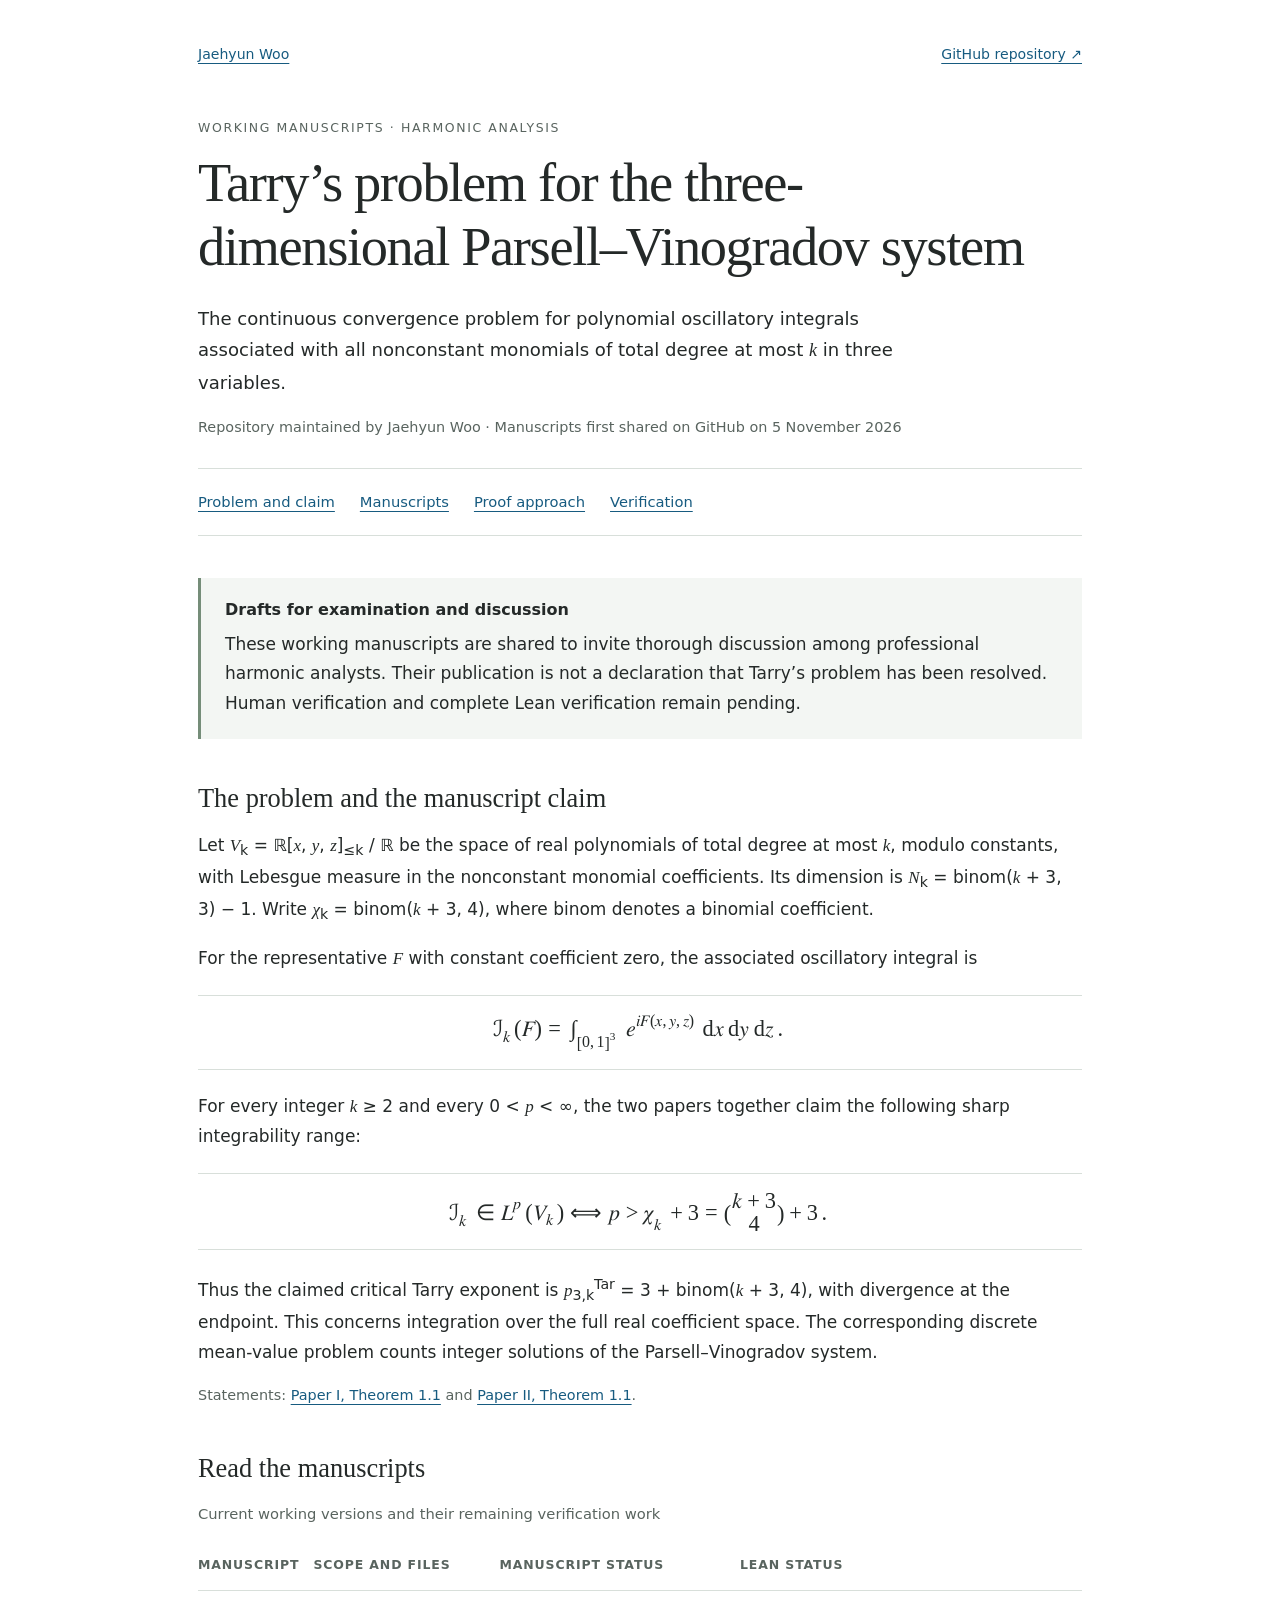
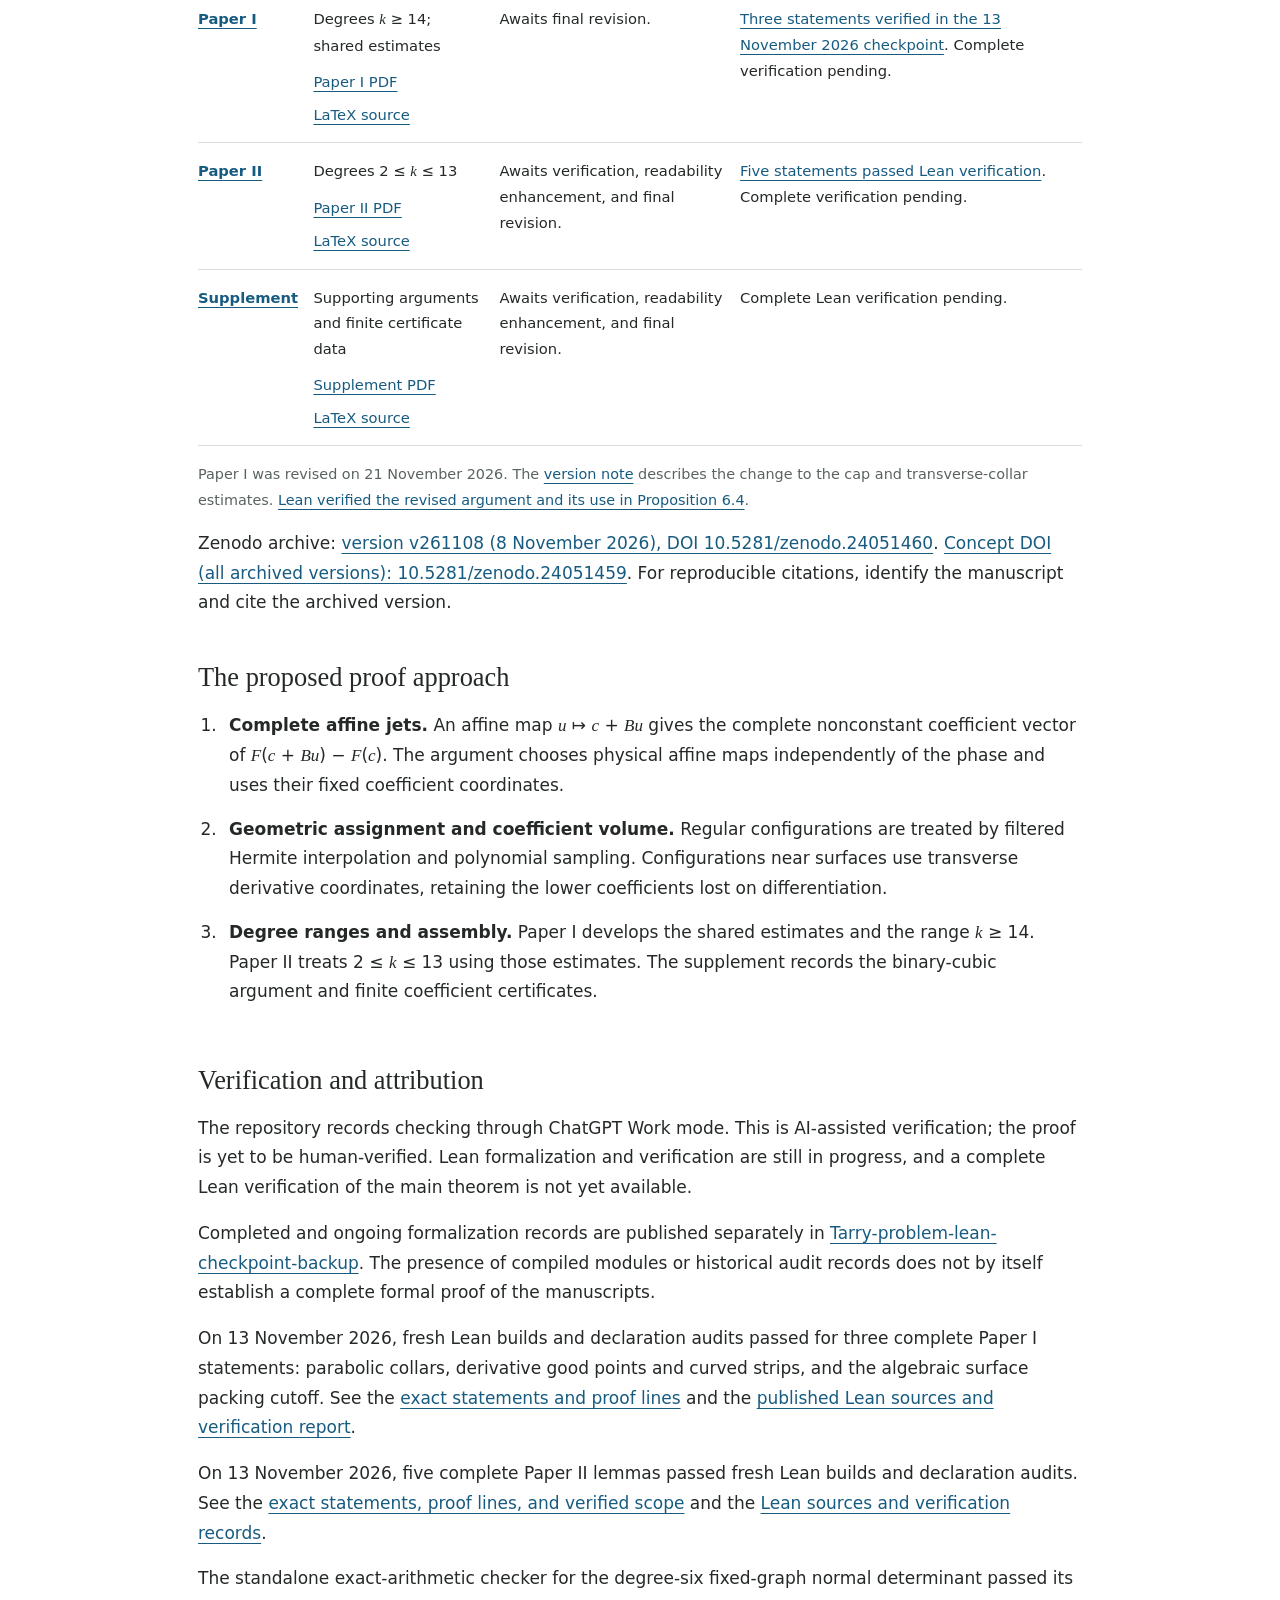
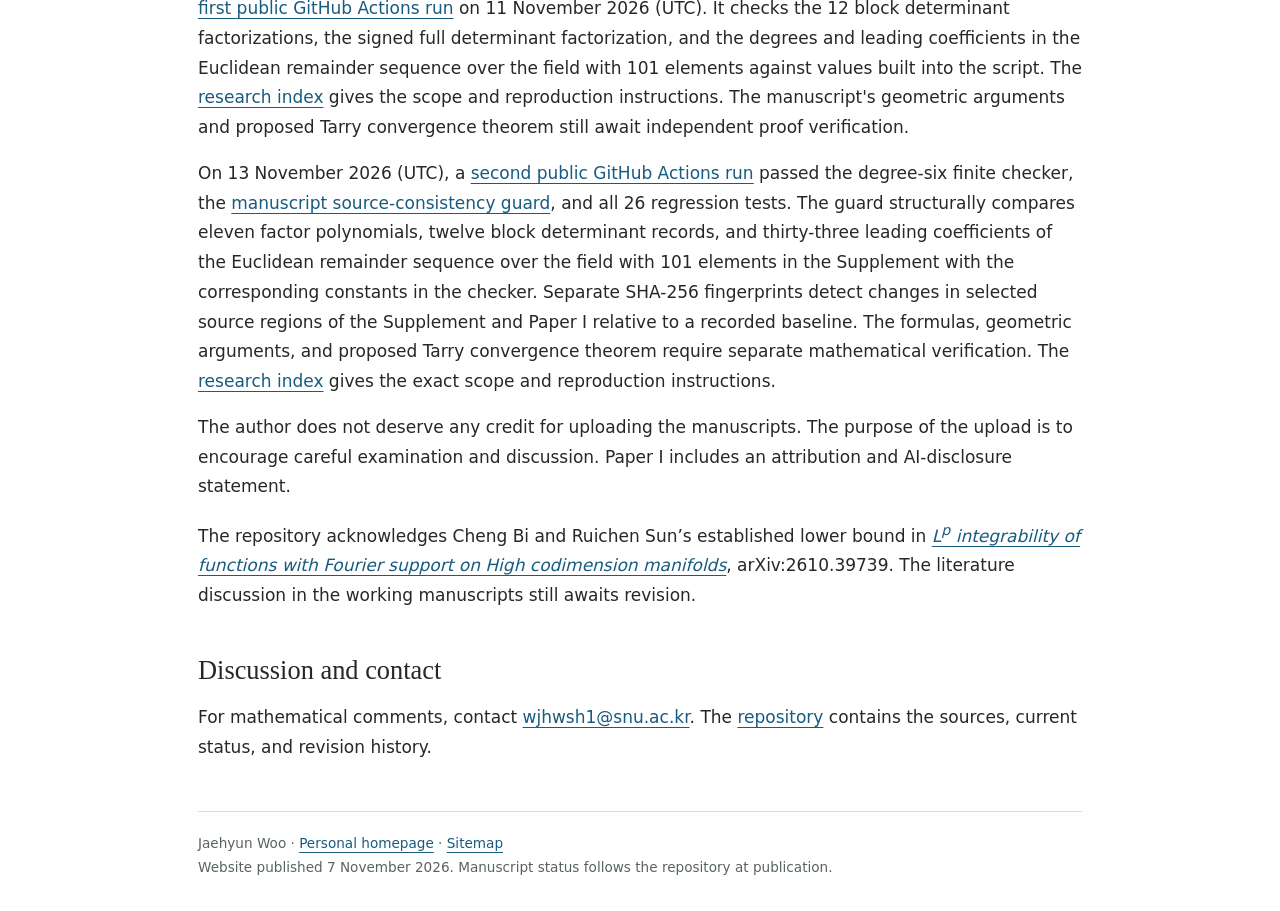
<file: index.html>
<!doctype html>
<html lang="en">
<head>
  <meta charset="utf-8">
  <meta name="viewport" content="width=device-width, initial-scale=1">
  <title>Tarry’s problem for the three-dimensional Parsell–Vinogradov system</title>
  <meta name="description" content="Working manuscripts on the continuous Tarry convergence problem for the full total-degree Parsell–Vinogradov system in three variables. Claims, degree ranges, PDFs, sources, and verification status. Sharp convergence exponent for the 3-dimensional (three-dimensional) Tarry's problem on Parsell-Vinogradov systems and manifolds for all degrees k >= 2, by Jaehyun Woo.">
  <!-- Google Scholar / Academic Indexing Meta Tags -->
  <meta name="citation_title" content="Tarry's Problem for the Three-Dimensional Parsell-Vinogradov System">
  <meta name="citation_author" content="Woo, Jaehyun">
  <meta name="citation_publication_date" content="2026/11/02">
  <meta name="citation_pdf_url" content="https://jaehwoo.github.io/3-dimensional-Tarry-s-problem/Complete_Affine_Jets_I.pdf">
  <link rel="canonical" href="https://jaehwoo.github.io/3-dimensional-Tarry-s-problem/">
  <meta property="og:type" content="website">
  <meta property="og:title" content="Tarry’s problem for the three-dimensional Parsell–Vinogradov system">
  <meta property="og:description" content="Working manuscripts, complete affine jets, and verification status. Shared for mathematical discussion; human verification and complete Lean verification remain pending.">
  <meta property="og:url" content="https://jaehwoo.github.io/3-dimensional-Tarry-s-problem/">
  <script type="application/ld+json">
  {
    "@context": "https://schema.org",
    "@type": "CreativeWork",
    "@id": "https://doi.org/10.5281/zenodo.24051460",
    "name": "Three-dimensional Tarry's problem: working manuscripts",
    "author": {"@type": "Person", "name": "Jaehyun Woo"},
    "version": "v261108",
    "datePublished": "2026-11-08",
    "url": "https://zenodo.org/records/24051460",
    "identifier": {"@type": "PropertyValue", "propertyID": "DOI", "value": "10.5281/zenodo.24051460"},
    "exampleOfWork": {
      "@type": "CreativeWork",
      "@id": "https://doi.org/10.5281/zenodo.24051459",
      "identifier": {"@type": "PropertyValue", "propertyID": "DOI", "value": "10.5281/zenodo.24051459"},
      "description": "Zenodo concept record for all archived versions."
    },
    "subjectOf": {"@type": "CollectionPage", "url": "https://jaehwoo.github.io/3-dimensional-Tarry-s-problem/"},
    "creativeWorkStatus": "Working manuscripts; not peer reviewed. Human verification and complete Lean verification remain pending."
  }
  </script>
  <link rel="stylesheet" href="style.css">
  <script type="application/ld+json">{"@context":"https://schema.org","@type":"CollectionPage","name":"Tarry’s problem for the three-dimensional Parsell–Vinogradov system","url":"https://jaehwoo.github.io/3-dimensional-Tarry-s-problem/","description":"Working manuscripts on the continuous Tarry convergence problem in three variables, shared for discussion with verification and revision still in progress.","inLanguage":"en","maintainer":{"@type":"Person","name":"Jaehyun Woo","url":"https://jaehwoo.github.io/"},"hasPart":[{"@type":"WebPage","url":"https://jaehwoo.github.io/3-dimensional-Tarry-s-problem/paper-i.html"},{"@type":"WebPage","url":"https://jaehwoo.github.io/3-dimensional-Tarry-s-problem/paper-ii.html"},{"@type":"WebPage","url":"https://jaehwoo.github.io/3-dimensional-Tarry-s-problem/supplement.html"}]}</script>
</head>
<body>
  <a class="skip-link" href="#main">Skip to content</a>
  <div class="page">
    <header>
      <div class="topline"><a href="https://jaehwoo.github.io/">Jaehyun Woo</a><a href="https://github.com/jaehwoo/3-dimensional-Tarry-s-problem">GitHub repository ↗</a></div>
      <p class="eyebrow">Working manuscripts · Harmonic analysis</p>
      <h1>Tarry’s problem for the three-dimensional Parsell–Vinogradov system</h1>
      <p class="lead">The continuous convergence problem for polynomial oscillatory integrals associated with all nonconstant monomials of total degree at most <var>k</var> in three variables.</p>
      <p class="byline">Repository maintained by Jaehyun Woo · Manuscripts first shared on GitHub on 5 November 2026</p>
      <nav aria-label="Project navigation"><a href="#problem">Problem and claim</a><a href="#manuscripts">Manuscripts</a><a href="#approach">Proof approach</a><a href="#verification">Verification</a></nav>
    </header>
    <main id="main">
      <section class="status" aria-labelledby="status-heading">
        <h2 id="status-heading">Drafts for examination and discussion</h2>
        <p>These working manuscripts are shared to invite thorough discussion among professional harmonic analysts. Their publication is not a declaration that Tarry’s problem has been resolved. Human verification and complete Lean verification remain pending.</p>
      </section>
      <section id="problem" aria-labelledby="problem-heading">
        <h2 id="problem-heading">The problem and the manuscript claim</h2>
        <p>Let <var>V</var><sub>k</sub> = ℝ[<var>x</var>, <var>y</var>, <var>z</var>]<sub>≤k</sub> / ℝ be the space of real polynomials of total degree at most <var>k</var>, modulo constants, with Lebesgue measure in the nonconstant monomial coefficients. Its dimension is <var>N</var><sub>k</sub> = binom(<var>k</var> + 3, 3) − 1. Write <var>χ</var><sub>k</sub> = binom(<var>k</var> + 3, 4), where binom denotes a binomial coefficient.</p>
        <p>For the representative <var>F</var> with constant coefficient zero, the associated oscillatory integral is</p>
        <div class="equation"><math display="block"><mrow><msub><mi>ℐ</mi><mi>k</mi></msub><mo stretchy="false">(</mo><mi>F</mi><mo stretchy="false">)</mo><mo>=</mo><msub><mo>∫</mo><msup><mrow><mo>[</mo><mn>0</mn><mo>,</mo><mn>1</mn><mo>]</mo></mrow><mn>3</mn></msup></msub><msup><mi>e</mi><mrow><mi>i</mi><mi>F</mi><mo>(</mo><mi>x</mi><mo>,</mo><mi>y</mi><mo>,</mo><mi>z</mi><mo>)</mo></mrow></msup><mspace width="0.2em"/><mi mathvariant="normal">d</mi><mi>x</mi><mspace width="0.2em"/><mi mathvariant="normal">d</mi><mi>y</mi><mspace width="0.2em"/><mi mathvariant="normal">d</mi><mi>z</mi><mo>.</mo></mrow></math></div>
        <p>For every integer <var>k</var> ≥ 2 and every 0 &lt; <var>p</var> &lt; ∞, the two papers together claim the following sharp integrability range:</p>
        <div class="equation"><math display="block"><mrow><msub><mi>ℐ</mi><mi>k</mi></msub><mo>∈</mo><msup><mi>L</mi><mi>p</mi></msup><mo stretchy="false">(</mo><msub><mi>V</mi><mi>k</mi></msub><mo stretchy="false">)</mo><mo>⟺</mo><mi>p</mi><mo>&gt;</mo><msub><mi>χ</mi><mi>k</mi></msub><mo>+</mo><mn>3</mn><mo>=</mo><mrow><mo>(</mo><mfrac linethickness="0"><mrow><mi>k</mi><mo>+</mo><mn>3</mn></mrow><mn>4</mn></mfrac><mo>)</mo></mrow><mo>+</mo><mn>3</mn><mo>.</mo></mrow></math></div>
        <p>Thus the claimed critical Tarry exponent is <var>p</var><sub>3,k</sub><sup>Tar</sup> = 3 + binom(<var>k</var> + 3, 4), with divergence at the endpoint. This concerns integration over the full real coefficient space. The corresponding discrete mean-value problem counts integer solutions of the Parsell–Vinogradov system.</p>
        <p class="byline">Statements: <a href="https://github.com/jaehwoo/3-dimensional-Tarry-s-problem/blob/main/Complete_Affine_Jets_I.tex#L91-L98">Paper I, Theorem 1.1</a> and <a href="https://github.com/jaehwoo/3-dimensional-Tarry-s-problem/blob/main/Complete_Affine_Jets_II.tex#L86-L93">Paper II, Theorem 1.1</a>.</p>
      </section>
      <section id="manuscripts" aria-labelledby="manuscripts-heading">
        <h2 id="manuscripts-heading">Read the manuscripts</h2>
        <div class="table-wrap"><table>
          <caption>Current working versions and their remaining verification work</caption>
          <thead><tr><th scope="col">Manuscript</th><th scope="col">Scope and files</th><th scope="col">Manuscript status</th><th scope="col">Lean status</th></tr></thead>
          <tbody>
            <tr><th scope="row"><a href="paper-i.html">Paper I</a></th><td>Degrees <var>k</var> ≥ 14; shared estimates<div class="links"><a href="Complete_Affine_Jets_I.pdf">Paper I PDF</a><a href="Complete_Affine_Jets_I.tex">LaTeX source</a></div></td><td>Awaits final revision.</td><td><a href="paper-i.html#lean-verification">Three statements verified in the 13 November 2026 checkpoint</a>. Complete verification pending.</td></tr>
            <tr><th scope="row"><a href="paper-ii.html">Paper II</a></th><td>Degrees 2 ≤ <var>k</var> ≤ 13<div class="links"><a href="Complete_Affine_Jets_II.pdf">Paper II PDF</a><a href="Complete_Affine_Jets_II.tex">LaTeX source</a></div></td><td>Awaits verification, readability enhancement, and final revision.</td><td><a href="paper-ii.html#lean-verification">Five statements passed Lean verification</a>. Complete verification pending.</td></tr>
            <tr><th scope="row"><a href="supplement.html">Supplement</a></th><td>Supporting arguments and finite certificate data<div class="links"><a href="Complete_Affine_Jets_Supplement.pdf">Supplement PDF</a><a href="Complete_Affine_Jets_Supplement.tex">LaTeX source</a></div></td><td>Awaits verification, readability enhancement, and final revision.</td><td>Complete Lean verification pending.</td></tr>
          </tbody>
        </table></div>
        <p class="byline" style="margin-top:16px">Paper I was revised on 21 November 2026. The <a href="paper-i.html#version-heading">version note</a> describes the change to the cap and transverse-collar estimates. <a href="paper-i.html#collar-verification">Lean verified the revised argument and its use in Proposition 6.4</a>.</p>
        <p>Zenodo archive: <a href="https://doi.org/10.5281/zenodo.24051460">version v261108 (8 November 2026), DOI 10.5281/zenodo.24051460</a>. <a href="https://doi.org/10.5281/zenodo.24051459">Concept DOI (all archived versions): 10.5281/zenodo.24051459</a>. For reproducible citations, identify the manuscript and cite the archived version.</p>
      </section>
      <section id="approach" aria-labelledby="approach-heading">
        <h2 id="approach-heading">The proposed proof approach</h2>
        <ol class="roadmap">
          <li><strong>Complete affine jets.</strong> An affine map <var>u</var> ↦ <var>c</var> + <var>B</var><var>u</var> gives the complete nonconstant coefficient vector of <var>F</var>(<var>c</var> + <var>B</var><var>u</var>) − <var>F</var>(<var>c</var>). The argument chooses physical affine maps independently of the phase and uses their fixed coefficient coordinates.</li>
          <li><strong>Geometric assignment and coefficient volume.</strong> Regular configurations are treated by filtered Hermite interpolation and polynomial sampling. Configurations near surfaces use transverse derivative coordinates, retaining the lower coefficients lost on differentiation.</li>
          <li><strong>Degree ranges and assembly.</strong> Paper I develops the shared estimates and the range <var>k</var> ≥ 14. Paper II treats 2 ≤ <var>k</var> ≤ 13 using those estimates. The supplement records the binary-cubic argument and finite coefficient certificates.</li>
        </ol>
      </section>
      <section id="verification" aria-labelledby="verification-heading">
        <h2 id="verification-heading">Verification and attribution</h2>
        <p>The repository records checking through ChatGPT Work mode. This is AI-assisted verification; the proof is yet to be human-verified. Lean formalization and verification are still in progress, and a complete Lean verification of the main theorem is not yet available.</p>
        <p>Completed and ongoing formalization records are published separately in <a href="https://github.com/jaehwoo/Tarry-problem-lean-checkpoint-backup">Tarry-problem-lean-checkpoint-backup</a>. The presence of compiled modules or historical audit records does not by itself establish a complete formal proof of the manuscripts.</p>
        <p>On 13 November 2026, fresh Lean builds and declaration audits passed for three complete Paper I statements: parabolic collars, derivative good points and curved strips, and the algebraic surface packing cutoff. See the <a href="paper-i.html#lean-verification">exact statements and proof lines</a> and the <a href="https://github.com/jaehwoo/Tarry-problem-lean-checkpoint-backup/tree/main/verification-20261113-second-portfolio">published Lean sources and verification report</a>.</p>
        <p>On 13 November 2026, five complete Paper II lemmas passed fresh Lean builds and declaration audits. See the <a href="paper-ii.html#lean-verification">exact statements, proof lines, and verified scope</a> and the <a href="https://github.com/jaehwoo/Tarry-problem-lean-checkpoint-backup/tree/main/verification-20261113-paper-ii-portfolio">Lean sources and verification records</a>.</p>
        <p>The standalone exact-arithmetic checker for the degree-six fixed-graph normal determinant passed its <a href="https://github.com/jaehwoo/3-dimensional-Tarry-s-problem/actions/runs/43123858368">first public GitHub Actions run</a> on 11 November 2026 (UTC). It checks the 12 block determinant factorizations, the signed full determinant factorization, and the degrees and leading coefficients in the Euclidean remainder sequence over the field with 101 elements against values built into the script. The <a href="https://github.com/jaehwoo/3-dimensional-Tarry-s-problem/blob/main/RESEARCH_INDEX.md#degree-six-fixed-graph-normal-determinant-checker">research index</a> gives the scope and reproduction instructions. The manuscript's geometric arguments and proposed Tarry convergence theorem still await independent proof verification.</p>
        <p>On 13 November 2026 (UTC), a <a href="https://github.com/jaehwoo/3-dimensional-Tarry-s-problem/actions/runs/43373157112">second public GitHub Actions run</a> passed the degree-six finite checker, the <a href="https://github.com/jaehwoo/3-dimensional-Tarry-s-problem/blob/cc2c28164c36429d4083d4fe07144bb156ad26ed/certificates/check_degree6_source.py">manuscript source-consistency guard</a>, and all 26 regression tests. The guard structurally compares eleven factor polynomials, twelve block determinant records, and thirty-three leading coefficients of the Euclidean remainder sequence over the field with 101 elements in the Supplement with the corresponding constants in the checker. Separate SHA-256 fingerprints detect changes in selected source regions of the Supplement and Paper I relative to a recorded baseline. The formulas, geometric arguments, and proposed Tarry convergence theorem require separate mathematical verification. The <a href="https://github.com/jaehwoo/3-dimensional-Tarry-s-problem/blob/main/RESEARCH_INDEX.md#degree-six-fixed-graph-normal-determinant-checker">research index</a> gives the exact scope and reproduction instructions.</p>
        <p>The author does not deserve any credit for uploading the manuscripts. The purpose of the upload is to encourage careful examination and discussion. Paper I includes an attribution and AI-disclosure statement.</p>
        <p>The repository acknowledges Cheng Bi and Ruichen Sun’s established lower bound in <a href="https://arxiv.org/abs/2610.39739"><cite>L<sup>p</sup> integrability of functions with Fourier support on High codimension manifolds</cite></a>, arXiv:2610.39739. The literature discussion in the working manuscripts still awaits revision.</p>
      </section>
      <section aria-labelledby="contact-heading"><h2 id="contact-heading">Discussion and contact</h2><p>For mathematical comments, contact <a href="mailto:wjhwsh1@snu.ac.kr">wjhwsh1@snu.ac.kr</a>. The <a href="https://github.com/jaehwoo/3-dimensional-Tarry-s-problem">repository</a> contains the sources, current status, and revision history.</p></section>
    </main>
    <footer>Jaehyun Woo · <a href="https://jaehwoo.github.io/">Personal homepage</a> · <a href="sitemap.xml">Sitemap</a><br>Website published 7 November 2026. Manuscript status follows the repository at publication.</footer>
  </div>
</body>
</html>
</file>
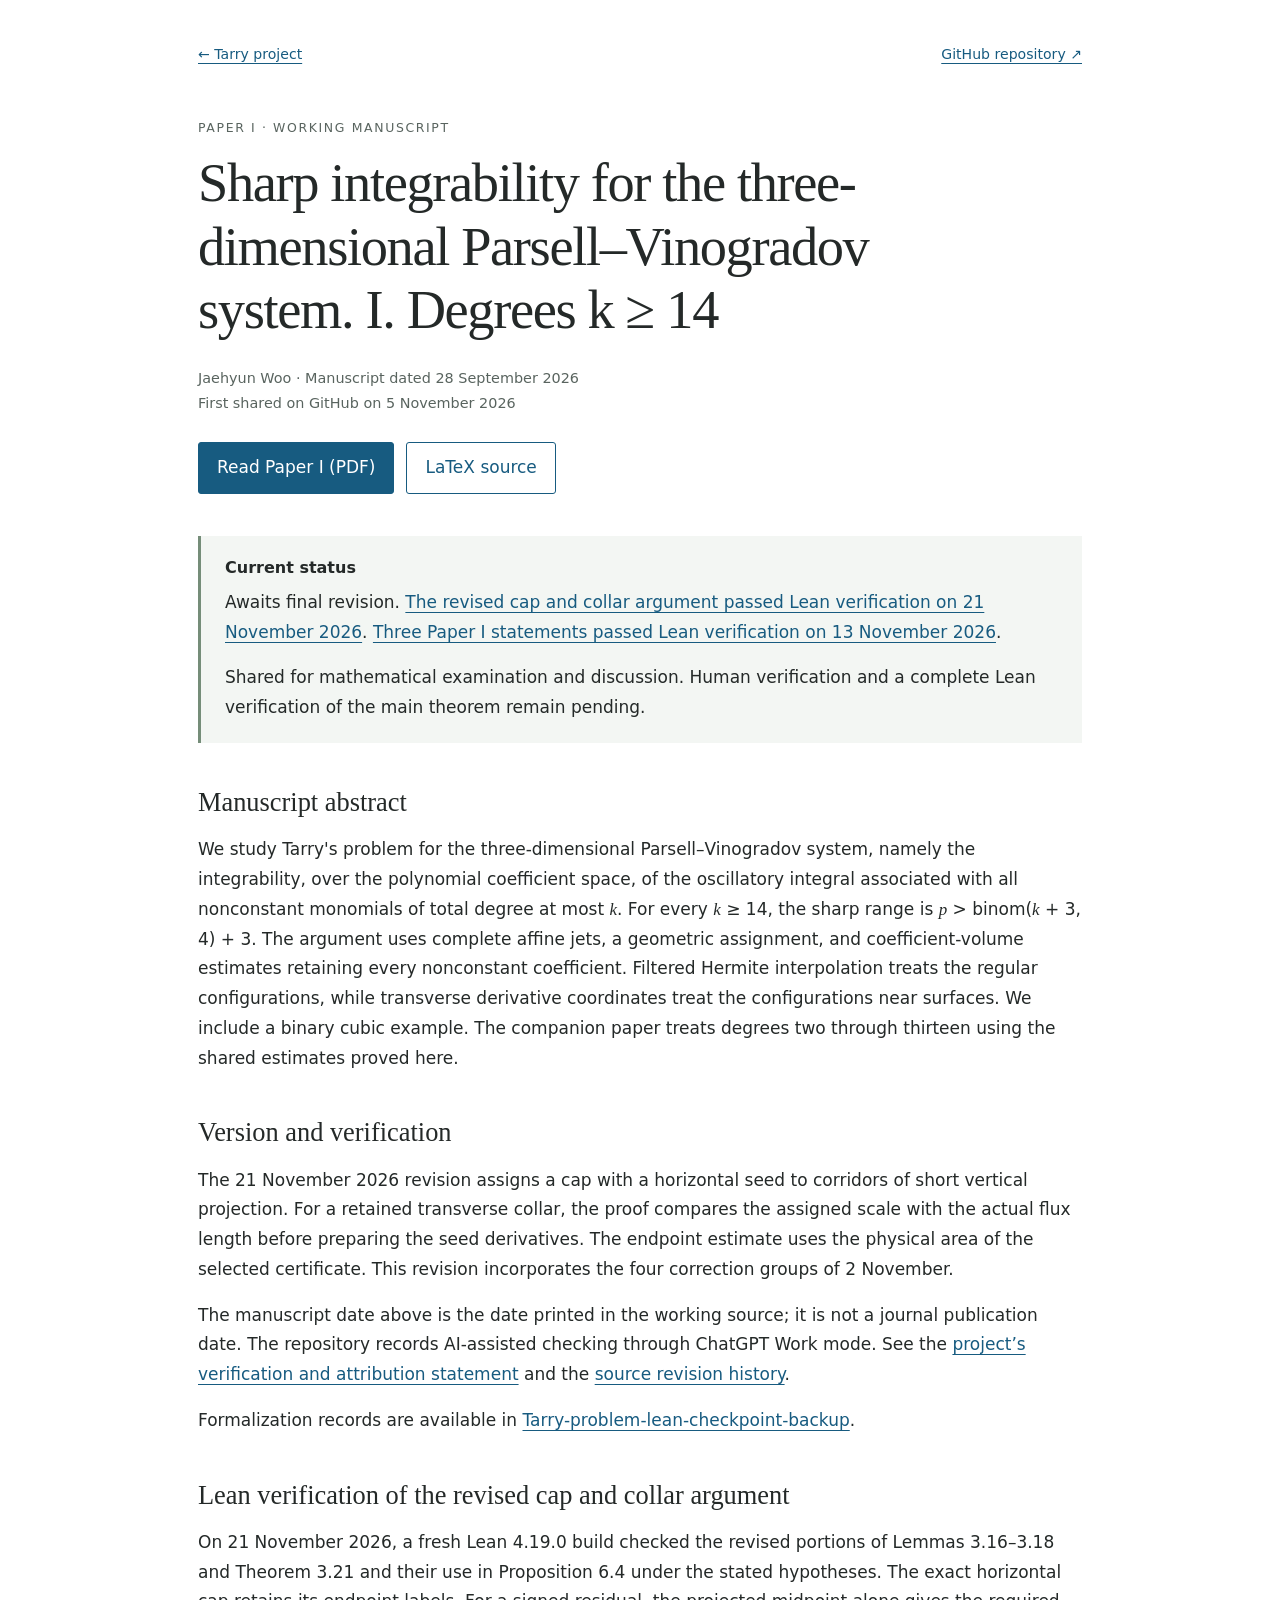
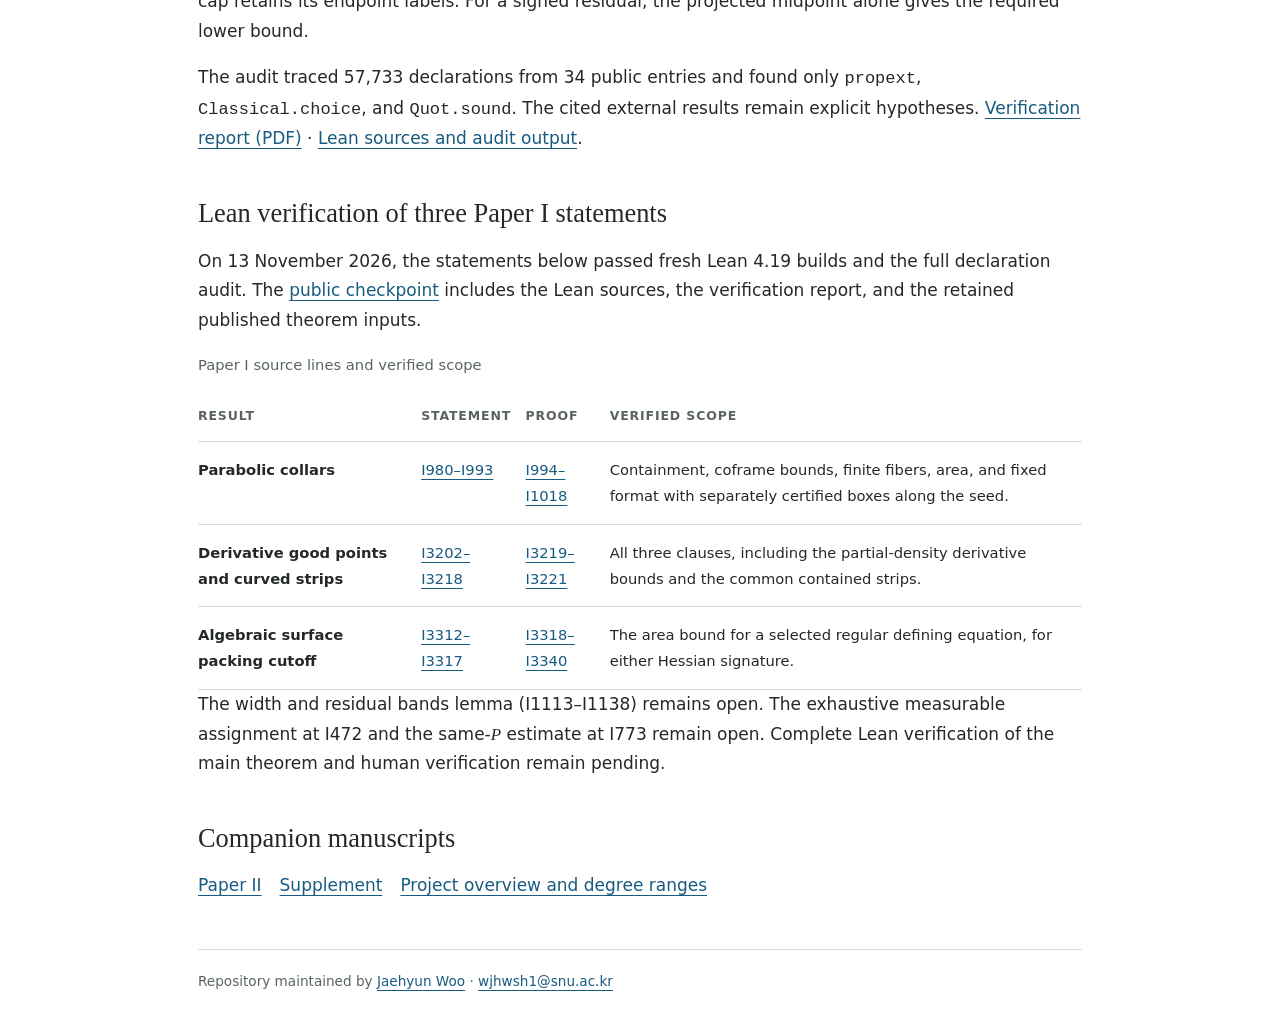
<file: paper-i.html>
<!doctype html>
<html lang="en">
<head>
  <meta charset="utf-8">
  <meta name="viewport" content="width=device-width, initial-scale=1">
  <title>Sharp integrability for the three-dimensional Parsell–Vinogradov system. I. Degrees k ≥ 14</title>
  <meta name="description" content="Paper I in the three-dimensional Tarry project. Awaits final revision. In progress; complete verification pending.">
  <link rel="canonical" href="https://jaehwoo.github.io/3-dimensional-Tarry-s-problem/paper-i.html">
  <meta name="citation_title" content="Sharp integrability for the three-dimensional Parsell–Vinogradov system. I. Degrees k ≥ 14">
  <meta name="citation_author" content="Jaehyun Woo">
  <meta name="citation_publication_date" content="2026/09/28">
  <meta name="citation_pdf_url" content="https://jaehwoo.github.io/3-dimensional-Tarry-s-problem/Complete_Affine_Jets_I.pdf">
  <meta property="og:type" content="article">
  <meta property="og:title" content="Sharp integrability for the three-dimensional Parsell–Vinogradov system. I. Degrees k ≥ 14">
  <meta property="og:description" content="Paper I in the three-dimensional Tarry project. Awaits final revision. In progress; complete verification pending.">
  <meta property="og:url" content="https://jaehwoo.github.io/3-dimensional-Tarry-s-problem/paper-i.html">
  <link rel="stylesheet" href="style.css">
  <script type="application/ld+json">{"@context": "https://schema.org", "@type": "ScholarlyArticle", "headline": "Sharp integrability for the three-dimensional Parsell–Vinogradov system. I. Degrees k ≥ 14", "url": "https://jaehwoo.github.io/3-dimensional-Tarry-s-problem/paper-i.html", "description": "Paper I in the three-dimensional Tarry project. Awaits final revision. In progress; complete verification pending.", "dateCreated": "2026-09-28", "inLanguage": "en", "creativeWorkStatus": "Working manuscript; verification and revision pending", "encoding": {"@type": "MediaObject", "contentUrl": "https://jaehwoo.github.io/3-dimensional-Tarry-s-problem/Complete_Affine_Jets_I.pdf", "encodingFormat": "application/pdf"}, "isPartOf": {"@type": "CollectionPage", "url": "https://jaehwoo.github.io/3-dimensional-Tarry-s-problem/"}, "author": {"@type": "Person", "name": "Jaehyun Woo"}}</script>
</head>
<body>
  <a class="skip-link" href="#main">Skip to content</a>
  <div class="page">
    <header>
      <div class="topline"><a href="./">← Tarry project</a><a href="https://github.com/jaehwoo/3-dimensional-Tarry-s-problem">GitHub repository ↗</a></div>
      <p class="eyebrow">Paper I · Working manuscript</p>
      <h1>Sharp integrability for the three-dimensional Parsell–Vinogradov system. I. Degrees k ≥ 14</h1>
      <p class="byline">Jaehyun Woo · Manuscript dated 28 September 2026<br>First shared on GitHub on 5 November 2026</p>
    </header>
    <main id="main">
      <div class="downloads"><a class="button primary" href="Complete_Affine_Jets_I.pdf">Read Paper I (PDF)</a><a class="button" href="Complete_Affine_Jets_I.tex">LaTeX source</a></div>
      <section class="status" aria-labelledby="status-heading"><h2 id="status-heading">Current status</h2><p>Awaits final revision. <a href="#collar-verification">The revised cap and collar argument passed Lean verification on 21 November 2026</a>. <a href="#lean-verification">Three Paper I statements passed Lean verification on 13 November 2026</a>.</p><p>Shared for mathematical examination and discussion. Human verification and a complete Lean verification of the main theorem remain pending.</p></section>
      <section aria-labelledby="abstract-heading"><h2 id="abstract-heading">Manuscript abstract</h2><p>We study Tarry&#x27;s problem for the three-dimensional Parsell–Vinogradov system, namely the integrability, over the polynomial coefficient space, of the oscillatory integral associated with all nonconstant monomials of total degree at most <var>k</var>. For every <var>k</var> ≥ 14, the sharp range is <var>p</var> &gt; binom(<var>k</var> + 3, 4) + 3. The argument uses complete affine jets, a geometric assignment, and coefficient-volume estimates retaining every nonconstant coefficient. Filtered Hermite interpolation treats the regular configurations, while transverse derivative coordinates treat the configurations near surfaces. We include a binary cubic example. The companion paper treats degrees two through thirteen using the shared estimates proved here.</p></section>
      <section aria-labelledby="version-heading"><h2 id="version-heading">Version and verification</h2><p>The 21 November 2026 revision assigns a cap with a horizontal seed to corridors of short vertical projection. For a retained transverse collar, the proof compares the assigned scale with the actual flux length before preparing the seed derivatives. The endpoint estimate uses the physical area of the selected certificate. This revision incorporates the four correction groups of 2 November.</p><p>The manuscript date above is the date printed in the working source; it is not a journal publication date. The repository records AI-assisted checking through ChatGPT Work mode. See the <a href="./#verification">project’s verification and attribution statement</a> and the <a href="https://github.com/jaehwoo/3-dimensional-Tarry-s-problem/commits/main/Complete_Affine_Jets_I.tex">source revision history</a>.</p><p>Formalization records are available in <a href="https://github.com/jaehwoo/Tarry-problem-lean-checkpoint-backup">Tarry-problem-lean-checkpoint-backup</a>.</p></section>
      <section id="collar-verification" aria-labelledby="collar-heading">
        <h2 id="collar-heading">Lean verification of the revised cap and collar argument</h2>
        <p>On 21 November 2026, a fresh Lean 4.19.0 build checked the revised portions of Lemmas 3.16–3.18 and Theorem 3.21 and their use in Proposition 6.4 under the stated hypotheses. The exact horizontal cap retains its endpoint labels. For a signed residual, the projected midpoint alone gives the required lower bound.</p>
        <p>The audit traced 57,733 declarations from 34 public entries and found only <code>propext</code>, <code>Classical.choice</code>, and <code>Quot.sound</code>. The cited external results remain explicit hypotheses. <a href="verification/Paper_I_Collar_Lean_Verification.pdf">Verification report (PDF)</a> · <a href="https://github.com/jaehwoo/Tarry-problem-lean-checkpoint-backup/tree/8bc3781e18bc13ec128e829011d42923fabcd91c/verification-20261121-collar">Lean sources and audit output</a>.</p>
      </section>
      <section id="lean-verification" aria-labelledby="lean-verification-heading">
        <h2 id="lean-verification-heading">Lean verification of three Paper I statements</h2>
        <p>On 13 November 2026, the statements below passed fresh Lean 4.19 builds and the full declaration audit. The <a href="https://github.com/jaehwoo/Tarry-problem-lean-checkpoint-backup/tree/main/verification-20261113-second-portfolio">public checkpoint</a> includes the Lean sources, the verification report, and the retained published theorem inputs.</p>
        <div class="table-wrap"><table>
          <caption>Paper I source lines and verified scope</caption>
          <thead><tr><th scope="col">Result</th><th scope="col">Statement</th><th scope="col">Proof</th><th scope="col">Verified scope</th></tr></thead>
          <tbody>
            <tr><th scope="row">Parabolic collars</th><td><a href="https://github.com/jaehwoo/3-dimensional-Tarry-s-problem/blob/cc2c28164c36429d4083d4fe07144bb156ad26ed/Complete_Affine_Jets_I.tex#L980-L993">I980–I993</a></td><td><a href="https://github.com/jaehwoo/3-dimensional-Tarry-s-problem/blob/cc2c28164c36429d4083d4fe07144bb156ad26ed/Complete_Affine_Jets_I.tex#L994-L1018">I994–I1018</a></td><td>Containment, coframe bounds, finite fibers, area, and fixed format with separately certified boxes along the seed.</td></tr>
            <tr><th scope="row">Derivative good points and curved strips</th><td><a href="https://github.com/jaehwoo/3-dimensional-Tarry-s-problem/blob/cc2c28164c36429d4083d4fe07144bb156ad26ed/Complete_Affine_Jets_I.tex#L3202-L3218">I3202–I3218</a></td><td><a href="https://github.com/jaehwoo/3-dimensional-Tarry-s-problem/blob/cc2c28164c36429d4083d4fe07144bb156ad26ed/Complete_Affine_Jets_I.tex#L3219-L3221">I3219–I3221</a></td><td>All three clauses, including the partial-density derivative bounds and the common contained strips.</td></tr>
            <tr><th scope="row">Algebraic surface packing cutoff</th><td><a href="https://github.com/jaehwoo/3-dimensional-Tarry-s-problem/blob/cc2c28164c36429d4083d4fe07144bb156ad26ed/Complete_Affine_Jets_I.tex#L3312-L3317">I3312–I3317</a></td><td><a href="https://github.com/jaehwoo/3-dimensional-Tarry-s-problem/blob/cc2c28164c36429d4083d4fe07144bb156ad26ed/Complete_Affine_Jets_I.tex#L3318-L3340">I3318–I3340</a></td><td>The area bound for a selected regular defining equation, for either Hessian signature.</td></tr>
          </tbody>
        </table></div>
        <p>The width and residual bands lemma (I1113–I1138) remains open. The exhaustive measurable assignment at I472 and the same-<var>P</var> estimate at I773 remain open. Complete Lean verification of the main theorem and human verification remain pending.</p>
      </section>
      <section aria-labelledby="related-heading"><h2 id="related-heading">Companion manuscripts</h2><div class="links"><a href="paper-ii.html">Paper II</a><a href="supplement.html">Supplement</a><a href="./">Project overview and degree ranges</a></div></section>
    </main>
    <footer>Repository maintained by <a href="https://jaehwoo.github.io/">Jaehyun Woo</a> · <a href="mailto:wjhwsh1@snu.ac.kr">wjhwsh1@snu.ac.kr</a></footer>
  </div>
</body>
</html>
</file>
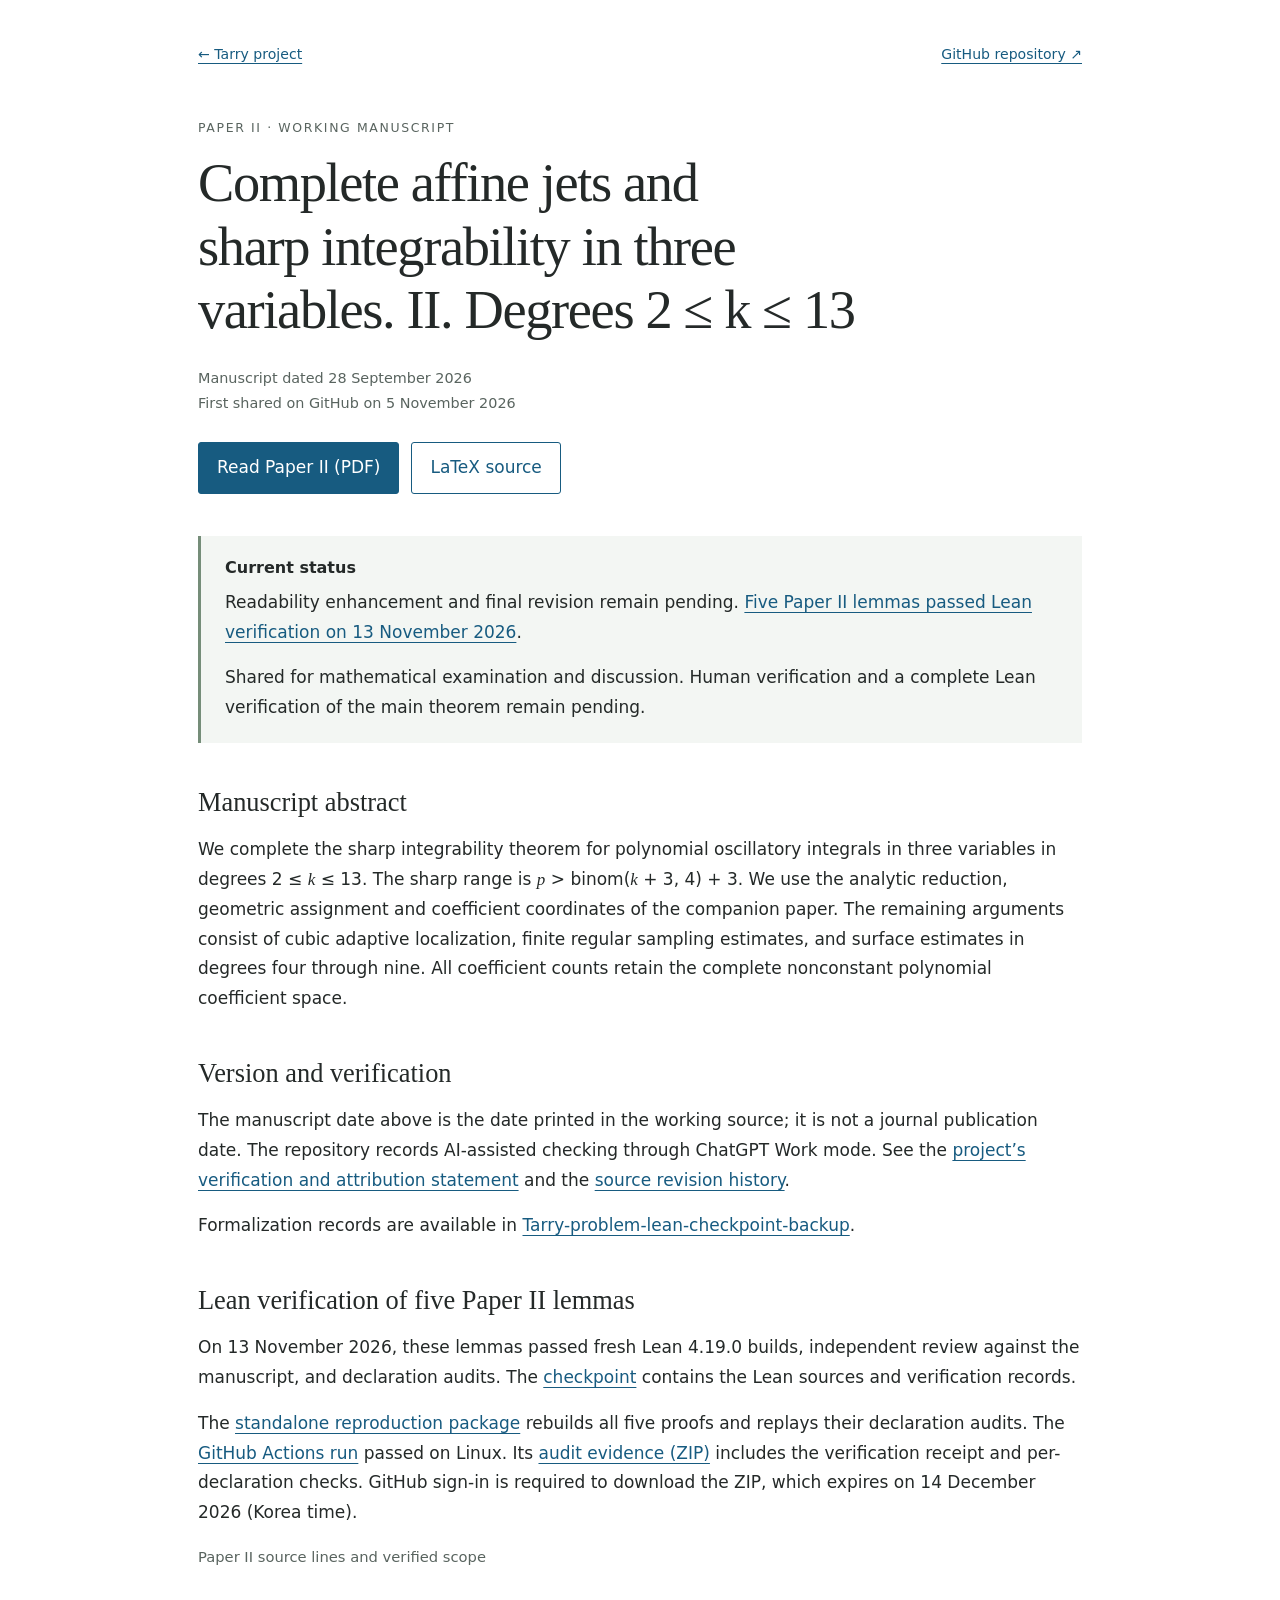
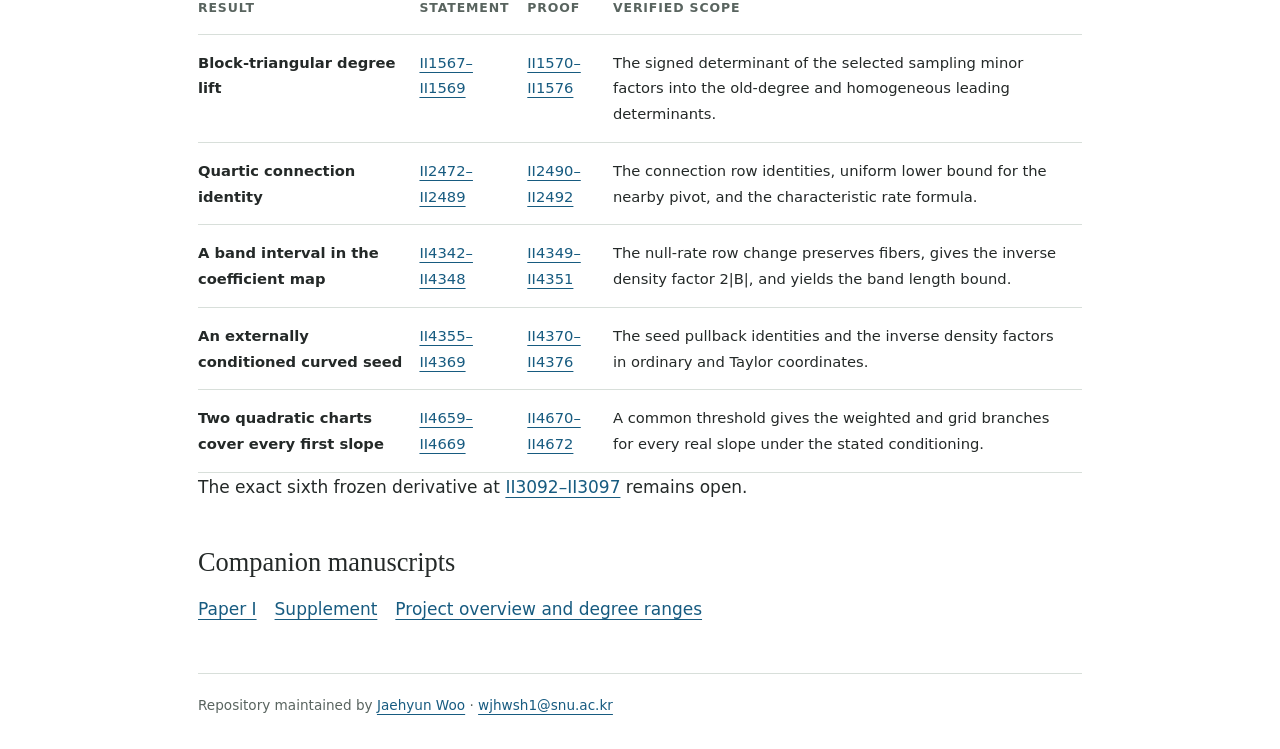
<file: paper-ii.html>
<!doctype html>
<html lang="en">
<head>
  <meta charset="utf-8">
  <meta name="viewport" content="width=device-width, initial-scale=1">
  <title>Complete affine jets and sharp integrability in three variables. II. Degrees 2 ≤ k ≤ 13</title>
  <meta name="description" content="Paper II in the three-dimensional Tarry project. Five lemmas passed Lean verification. Complete Lean verification and final revision remain pending.">
  <link rel="canonical" href="https://jaehwoo.github.io/3-dimensional-Tarry-s-problem/paper-ii.html">
  <meta name="citation_title" content="Complete affine jets and sharp integrability in three variables. II. Degrees 2 ≤ k ≤ 13">
  <meta name="citation_publication_date" content="2026/09/28">
  <meta name="citation_pdf_url" content="https://jaehwoo.github.io/3-dimensional-Tarry-s-problem/Complete_Affine_Jets_II.pdf">
  <meta property="og:type" content="article">
  <meta property="og:title" content="Complete affine jets and sharp integrability in three variables. II. Degrees 2 ≤ k ≤ 13">
  <meta property="og:description" content="Paper II in the three-dimensional Tarry project. Five lemmas passed Lean verification. Complete Lean verification and final revision remain pending.">
  <meta property="og:url" content="https://jaehwoo.github.io/3-dimensional-Tarry-s-problem/paper-ii.html">
  <link rel="stylesheet" href="style.css">
  <script type="application/ld+json">{"@context": "https://schema.org", "@type": "ScholarlyArticle", "headline": "Complete affine jets and sharp integrability in three variables. II. Degrees 2 ≤ k ≤ 13", "url": "https://jaehwoo.github.io/3-dimensional-Tarry-s-problem/paper-ii.html", "description": "Paper II in the three-dimensional Tarry project. Five lemmas passed Lean verification. Complete Lean verification and final revision remain pending.", "dateCreated": "2026-09-28", "inLanguage": "en", "creativeWorkStatus": "Working manuscript; verification and revision pending", "encoding": {"@type": "MediaObject", "contentUrl": "https://jaehwoo.github.io/3-dimensional-Tarry-s-problem/Complete_Affine_Jets_II.pdf", "encodingFormat": "application/pdf"}, "isPartOf": {"@type": "CollectionPage", "url": "https://jaehwoo.github.io/3-dimensional-Tarry-s-problem/"}}</script>
</head>
<body>
  <a class="skip-link" href="#main">Skip to content</a>
  <div class="page">
    <header>
      <div class="topline"><a href="./">← Tarry project</a><a href="https://github.com/jaehwoo/3-dimensional-Tarry-s-problem">GitHub repository ↗</a></div>
      <p class="eyebrow">Paper II · Working manuscript</p>
      <h1>Complete affine jets and sharp integrability in three variables. II. Degrees 2 ≤ k ≤ 13</h1>
      <p class="byline">Manuscript dated 28 September 2026<br>First shared on GitHub on 5 November 2026</p>
    </header>
    <main id="main">
      <div class="downloads"><a class="button primary" href="Complete_Affine_Jets_II.pdf">Read Paper II (PDF)</a><a class="button" href="Complete_Affine_Jets_II.tex">LaTeX source</a></div>
      <section class="status" aria-labelledby="status-heading"><h2 id="status-heading">Current status</h2><p>Readability enhancement and final revision remain pending. <a href="#lean-verification">Five Paper II lemmas passed Lean verification on 13 November 2026</a>.</p><p>Shared for mathematical examination and discussion. Human verification and a complete Lean verification of the main theorem remain pending.</p></section>
      <section aria-labelledby="abstract-heading"><h2 id="abstract-heading">Manuscript abstract</h2><p>We complete the sharp integrability theorem for polynomial oscillatory integrals in three variables in degrees 2 ≤ <var>k</var> ≤ 13. The sharp range is <var>p</var> &gt; binom(<var>k</var> + 3, 4) + 3. We use the analytic reduction, geometric assignment and coefficient coordinates of the companion paper. The remaining arguments consist of cubic adaptive localization, finite regular sampling estimates, and surface estimates in degrees four through nine. All coefficient counts retain the complete nonconstant polynomial coefficient space.</p></section>
      <section aria-labelledby="version-heading"><h2 id="version-heading">Version and verification</h2><p>The manuscript date above is the date printed in the working source; it is not a journal publication date. The repository records AI-assisted checking through ChatGPT Work mode. See the <a href="./#verification">project’s verification and attribution statement</a> and the <a href="https://github.com/jaehwoo/3-dimensional-Tarry-s-problem/commits/main/Complete_Affine_Jets_II.tex">source revision history</a>.</p><p>Formalization records are available in <a href="https://github.com/jaehwoo/Tarry-problem-lean-checkpoint-backup">Tarry-problem-lean-checkpoint-backup</a>.</p></section>
      <section id="lean-verification" aria-labelledby="lean-verification-heading">
        <h2 id="lean-verification-heading">Lean verification of five Paper II lemmas</h2>
        <p>On 13 November 2026, these lemmas passed fresh Lean 4.19.0 builds, independent review against the manuscript, and declaration audits. The <a href="https://github.com/jaehwoo/Tarry-problem-lean-checkpoint-backup/tree/main/verification-20261113-paper-ii-portfolio">checkpoint</a> contains the Lean sources and verification records.</p>
        <p>The <a href="https://github.com/jaehwoo/Tarry-problem-lean-checkpoint-backup/tree/db6786d813f2c96ea4da37bee7a35d0bbc438143/reproducibility/paper-ii-portfolio-20261113">standalone reproduction package</a> rebuilds all five proofs and replays their declaration audits. The <a href="https://github.com/jaehwoo/Tarry-problem-lean-checkpoint-backup/actions/runs/43447934237">GitHub Actions run</a> passed on Linux. Its <a href="https://github.com/jaehwoo/Tarry-problem-lean-checkpoint-backup/actions/runs/43447934237/artifacts/14049168322">audit evidence (ZIP)</a> includes the verification receipt and per-declaration checks. GitHub sign-in is required to download the ZIP, which expires on 14 December 2026 (Korea time).</p>
        <div class="table-wrap"><table>
          <caption>Paper II source lines and verified scope</caption>
          <thead><tr><th scope="col">Result</th><th scope="col">Statement</th><th scope="col">Proof</th><th scope="col">Verified scope</th></tr></thead>
          <tbody>
            <tr><th scope="row">Block-triangular degree lift</th><td><a href="https://github.com/jaehwoo/3-dimensional-Tarry-s-problem/blob/f97c290f8e349f8de01eea46cc5d7a751b28206e/Complete_Affine_Jets_II.tex#L1567-L1569">II1567–II1569</a></td><td><a href="https://github.com/jaehwoo/3-dimensional-Tarry-s-problem/blob/f97c290f8e349f8de01eea46cc5d7a751b28206e/Complete_Affine_Jets_II.tex#L1570-L1576">II1570–II1576</a></td><td>The signed determinant of the selected sampling minor factors into the old-degree and homogeneous leading determinants.</td></tr>
            <tr><th scope="row">Quartic connection identity</th><td><a href="https://github.com/jaehwoo/3-dimensional-Tarry-s-problem/blob/f97c290f8e349f8de01eea46cc5d7a751b28206e/Complete_Affine_Jets_II.tex#L2472-L2489">II2472–II2489</a></td><td><a href="https://github.com/jaehwoo/3-dimensional-Tarry-s-problem/blob/f97c290f8e349f8de01eea46cc5d7a751b28206e/Complete_Affine_Jets_II.tex#L2490-L2492">II2490–II2492</a></td><td>The connection row identities, uniform lower bound for the nearby pivot, and the characteristic rate formula.</td></tr>
            <tr><th scope="row">A band interval in the coefficient map</th><td><a href="https://github.com/jaehwoo/3-dimensional-Tarry-s-problem/blob/f97c290f8e349f8de01eea46cc5d7a751b28206e/Complete_Affine_Jets_II.tex#L4342-L4348">II4342–II4348</a></td><td><a href="https://github.com/jaehwoo/3-dimensional-Tarry-s-problem/blob/f97c290f8e349f8de01eea46cc5d7a751b28206e/Complete_Affine_Jets_II.tex#L4349-L4351">II4349–II4351</a></td><td>The null-rate row change preserves fibers, gives the inverse density factor 2|B|, and yields the band length bound.</td></tr>
            <tr><th scope="row">An externally conditioned curved seed</th><td><a href="https://github.com/jaehwoo/3-dimensional-Tarry-s-problem/blob/f97c290f8e349f8de01eea46cc5d7a751b28206e/Complete_Affine_Jets_II.tex#L4355-L4369">II4355–II4369</a></td><td><a href="https://github.com/jaehwoo/3-dimensional-Tarry-s-problem/blob/f97c290f8e349f8de01eea46cc5d7a751b28206e/Complete_Affine_Jets_II.tex#L4370-L4376">II4370–II4376</a></td><td>The seed pullback identities and the inverse density factors in ordinary and Taylor coordinates.</td></tr>
            <tr><th scope="row">Two quadratic charts cover every first slope</th><td><a href="https://github.com/jaehwoo/3-dimensional-Tarry-s-problem/blob/f97c290f8e349f8de01eea46cc5d7a751b28206e/Complete_Affine_Jets_II.tex#L4659-L4669">II4659–II4669</a></td><td><a href="https://github.com/jaehwoo/3-dimensional-Tarry-s-problem/blob/f97c290f8e349f8de01eea46cc5d7a751b28206e/Complete_Affine_Jets_II.tex#L4670-L4672">II4670–II4672</a></td><td>A common threshold gives the weighted and grid branches for every real slope under the stated conditioning.</td></tr>
          </tbody>
        </table></div>
        <p>The exact sixth frozen derivative at <a href="https://github.com/jaehwoo/3-dimensional-Tarry-s-problem/blob/f97c290f8e349f8de01eea46cc5d7a751b28206e/Complete_Affine_Jets_II.tex#L3092-L3097">II3092–II3097</a> remains open.</p>
      </section>
      <section aria-labelledby="related-heading"><h2 id="related-heading">Companion manuscripts</h2><div class="links"><a href="paper-i.html">Paper I</a><a href="supplement.html">Supplement</a><a href="./">Project overview and degree ranges</a></div></section>
    </main>
    <footer>Repository maintained by <a href="https://jaehwoo.github.io/">Jaehyun Woo</a> · <a href="mailto:wjhwsh1@snu.ac.kr">wjhwsh1@snu.ac.kr</a></footer>
  </div>
</body>
</html>
</file>
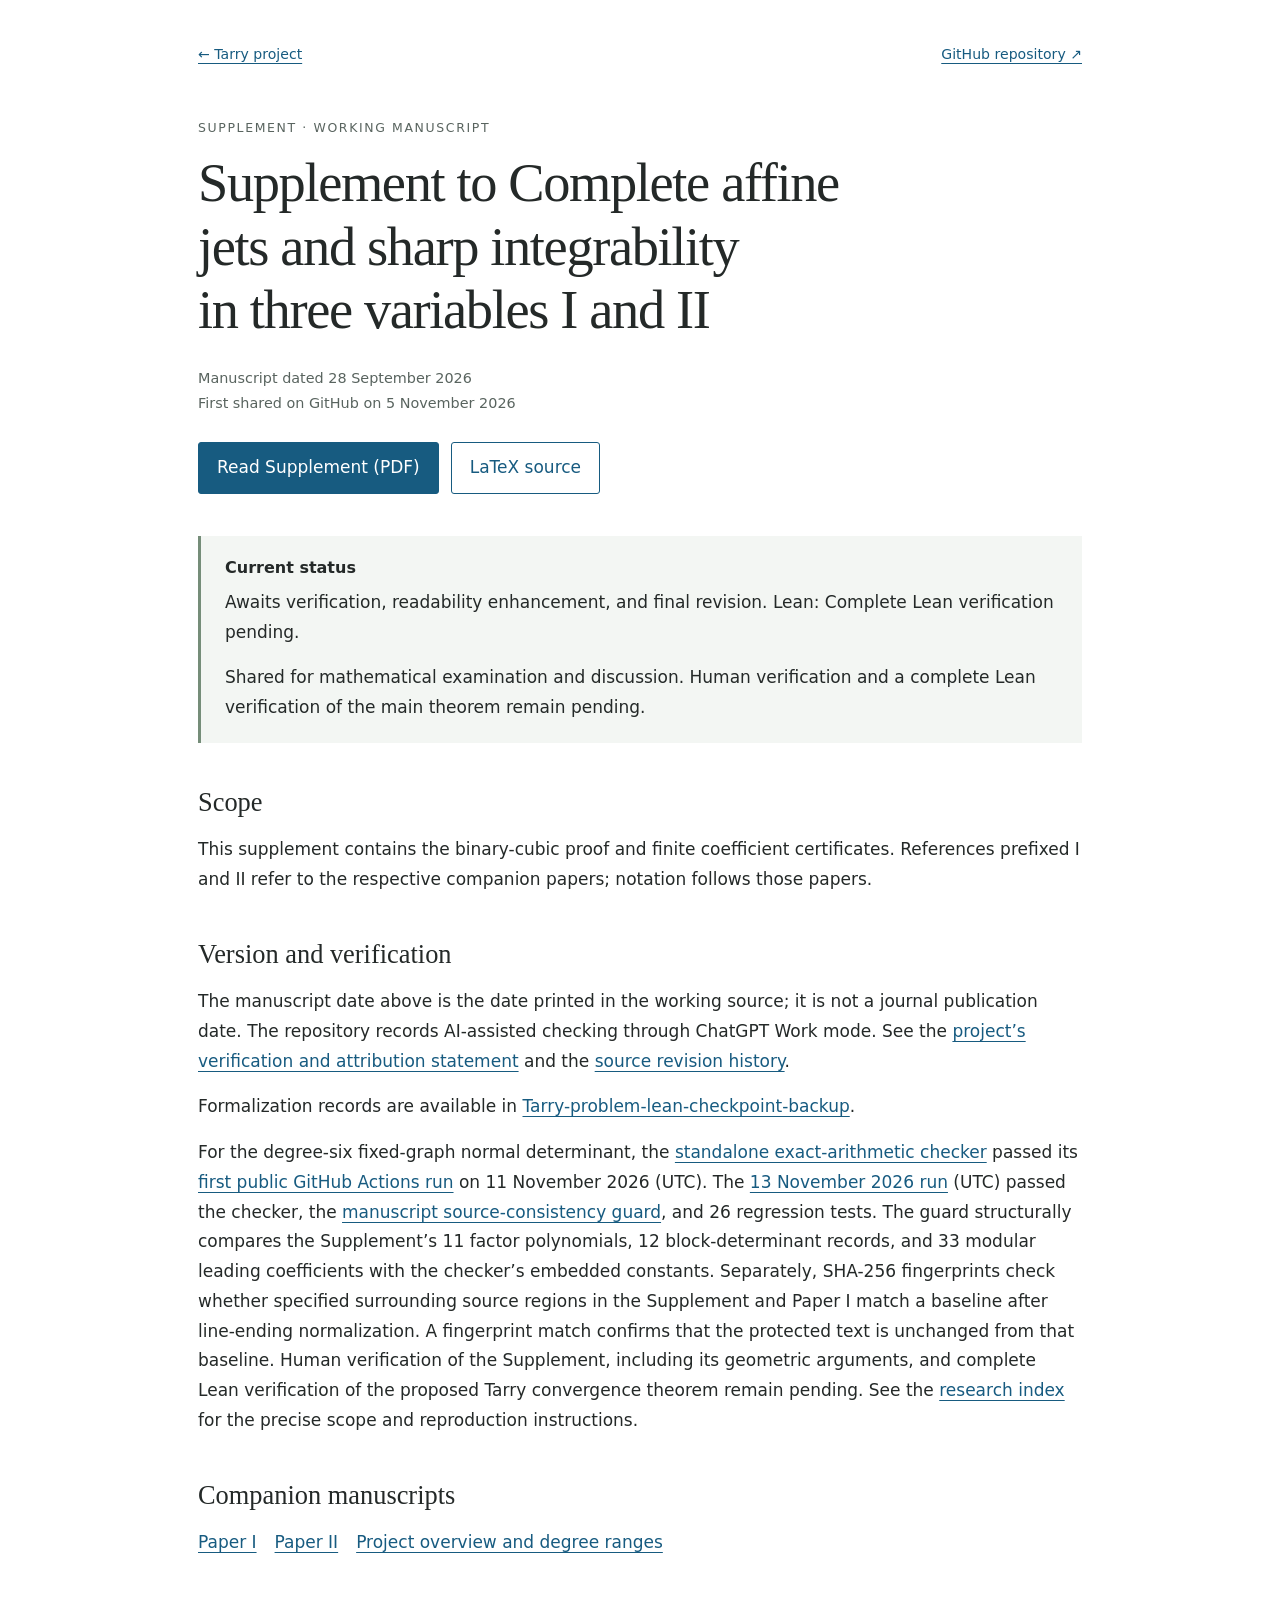
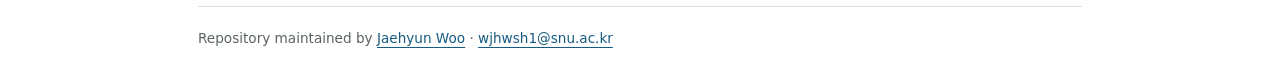
<file: supplement.html>
<!doctype html>
<html lang="en">
<head>
  <meta charset="utf-8">
  <meta name="viewport" content="width=device-width, initial-scale=1">
  <title>Supplement to Complete affine jets and sharp integrability in three variables I and II</title>
  <meta name="description" content="Supplement in the three-dimensional Tarry project. Awaits verification, readability enhancement, and final revision. Complete Lean verification pending.">
  <link rel="canonical" href="https://jaehwoo.github.io/3-dimensional-Tarry-s-problem/supplement.html">
  <meta name="citation_title" content="Supplement to Complete affine jets and sharp integrability in three variables I and II">
  <meta name="citation_publication_date" content="2026/09/28">
  <meta name="citation_pdf_url" content="https://jaehwoo.github.io/3-dimensional-Tarry-s-problem/Complete_Affine_Jets_Supplement.pdf">
  <meta property="og:type" content="article">
  <meta property="og:title" content="Supplement to Complete affine jets and sharp integrability in three variables I and II">
  <meta property="og:description" content="Supplement in the three-dimensional Tarry project. Awaits verification, readability enhancement, and final revision. Complete Lean verification pending.">
  <meta property="og:url" content="https://jaehwoo.github.io/3-dimensional-Tarry-s-problem/supplement.html">
  <link rel="stylesheet" href="style.css">
  <script type="application/ld+json">{"@context": "https://schema.org", "@type": "ScholarlyArticle", "headline": "Supplement to Complete affine jets and sharp integrability in three variables I and II", "url": "https://jaehwoo.github.io/3-dimensional-Tarry-s-problem/supplement.html", "description": "Supplement in the three-dimensional Tarry project. Awaits verification, readability enhancement, and final revision. Complete Lean verification pending.", "dateCreated": "2026-09-28", "inLanguage": "en", "creativeWorkStatus": "Working manuscript; verification and revision pending", "encoding": {"@type": "MediaObject", "contentUrl": "https://jaehwoo.github.io/3-dimensional-Tarry-s-problem/Complete_Affine_Jets_Supplement.pdf", "encodingFormat": "application/pdf"}, "isPartOf": {"@type": "CollectionPage", "url": "https://jaehwoo.github.io/3-dimensional-Tarry-s-problem/"}}</script>
</head>
<body>
  <a class="skip-link" href="#main">Skip to content</a>
  <div class="page">
    <header>
      <div class="topline"><a href="./">← Tarry project</a><a href="https://github.com/jaehwoo/3-dimensional-Tarry-s-problem">GitHub repository ↗</a></div>
      <p class="eyebrow">Supplement · Working manuscript</p>
      <h1>Supplement to Complete affine jets and sharp integrability in three variables I and II</h1>
      <p class="byline">Manuscript dated 28 September 2026<br>First shared on GitHub on 5 November 2026</p>
    </header>
    <main id="main">
      <div class="downloads"><a class="button primary" href="Complete_Affine_Jets_Supplement.pdf">Read Supplement (PDF)</a><a class="button" href="Complete_Affine_Jets_Supplement.tex">LaTeX source</a></div>
      <section class="status" aria-labelledby="status-heading"><h2 id="status-heading">Current status</h2><p>Awaits verification, readability enhancement, and final revision. Lean: Complete Lean verification pending.</p><p>Shared for mathematical examination and discussion. Human verification and a complete Lean verification of the main theorem remain pending.</p></section>
      <section aria-labelledby="abstract-heading"><h2 id="abstract-heading">Scope</h2><p>This supplement contains the binary-cubic proof and finite coefficient certificates. References prefixed I and II refer to the respective companion papers; notation follows those papers.</p></section>
      <section aria-labelledby="version-heading"><h2 id="version-heading">Version and verification</h2><p>The manuscript date above is the date printed in the working source; it is not a journal publication date. The repository records AI-assisted checking through ChatGPT Work mode. See the <a href="./#verification">project’s verification and attribution statement</a> and the <a href="https://github.com/jaehwoo/3-dimensional-Tarry-s-problem/commits/main/Complete_Affine_Jets_Supplement.tex">source revision history</a>.</p><p>Formalization records are available in <a href="https://github.com/jaehwoo/Tarry-problem-lean-checkpoint-backup">Tarry-problem-lean-checkpoint-backup</a>.</p>
        <p>For the degree-six fixed-graph normal determinant, the <a href="https://github.com/jaehwoo/3-dimensional-Tarry-s-problem/blob/main/certificates/verify_degree6_normal.py">standalone exact-arithmetic checker</a> passed its <a href="https://github.com/jaehwoo/3-dimensional-Tarry-s-problem/actions/runs/43123858368">first public GitHub Actions run</a> on 11 November 2026 (UTC).
          The <a href="https://github.com/jaehwoo/3-dimensional-Tarry-s-problem/actions/runs/43373157112">13 November 2026 run</a> (UTC) passed the checker, the <a href="https://github.com/jaehwoo/3-dimensional-Tarry-s-problem/blob/main/certificates/check_degree6_source.py">manuscript source-consistency guard</a>, and 26 regression tests.
          The guard structurally compares the Supplement’s 11 factor polynomials, 12 block-determinant records, and 33 modular leading coefficients with the checker’s embedded constants.
          Separately, SHA-256 fingerprints check whether specified surrounding source regions in the Supplement and Paper I match a baseline after line-ending normalization.
          A fingerprint match confirms that the protected text is unchanged from that baseline. Human verification of the Supplement, including its geometric arguments, and complete Lean verification of the proposed Tarry convergence theorem remain pending.
          See the <a href="https://github.com/jaehwoo/3-dimensional-Tarry-s-problem/blob/main/RESEARCH_INDEX.md#degree-six-fixed-graph-normal-determinant-checker">research index</a> for the precise scope and reproduction instructions.</p>
      </section>
      <section aria-labelledby="related-heading"><h2 id="related-heading">Companion manuscripts</h2><div class="links"><a href="paper-i.html">Paper I</a><a href="paper-ii.html">Paper II</a><a href="./">Project overview and degree ranges</a></div></section>
    </main>
    <footer>Repository maintained by <a href="https://jaehwoo.github.io/">Jaehyun Woo</a> · <a href="mailto:wjhwsh1@snu.ac.kr">wjhwsh1@snu.ac.kr</a></footer>
  </div>
</body>
</html>
</file>
<file: style.css>
:root { color-scheme: light; --ink: #242928; --muted: #59645f; --link: #175b80; --line: #d8dfda; --paper: #fff; --wash: #f3f6f3; }
* { box-sizing: border-box; }
html { scroll-behavior: smooth; }
body { margin: 0; color: var(--ink); background: var(--paper); font: 17px/1.75 system-ui, -apple-system, BlinkMacSystemFont, "Segoe UI", sans-serif; }
.page { width: min(100%, 940px); margin: 0 auto; padding: 42px 28px 32px; }
a { color: var(--link); text-underline-offset: 4px; text-decoration-thickness: 1px; overflow-wrap: anywhere; }
a:hover { text-decoration-thickness: 2px; }
a:focus-visible { outline: 2px solid var(--link); outline-offset: 5px; }
.skip-link { position: absolute; top: -100px; left: 16px; background: white; padding: 8px 14px; }
.skip-link:focus { top: 8px; }
.topline { display: flex; justify-content: space-between; flex-wrap: wrap; gap: 8px 24px; margin-bottom: 50px; font-size: .88rem; }
.eyebrow { color: var(--muted); font-size: .78rem; letter-spacing: .13em; text-transform: uppercase; margin: 0 0 14px; }
h1 { margin: 0 0 24px; font: 500 clamp(2rem, 5.6vw, 3.4rem)/1.16 Georgia, "Times New Roman", serif; letter-spacing: -.025em; max-width: 850px; text-wrap: balance; }
h2 { margin: 0 0 16px; font: 500 1.65rem/1.3 Georgia, "Times New Roman", serif; }
h3 { margin: 0 0 7px; font-size: 1rem; }
p { margin: 0 0 16px; }
.lead { font-size: 1.13rem; max-width: 760px; }
.muted, .byline { color: var(--muted); }
.byline { font-size: .9rem; }
nav { display: flex; flex-wrap: wrap; gap: 8px 25px; padding: 20px 0; margin-top: 28px; border-top: 1px solid var(--line); border-bottom: 1px solid var(--line); font-size: .92rem; }
section { margin-top: 42px; scroll-margin-top: 20px; }
.status { border-left: 3px solid #758d79; background: var(--wash); padding: 20px 24px; }
.status p:last-child { margin: 0; }
.status h2 { font: 650 1rem/1.5 system-ui, sans-serif; margin-bottom: 8px; }
.equation { text-align: center; padding: 18px 12px; margin: 22px 0; border-top: 1px solid var(--line); border-bottom: 1px solid var(--line); font-size: clamp(1rem, 3vw, 1.4rem); overflow-x: auto; }
math { font-family: "STIX Two Math", "Cambria Math", math; }
var { font-family: Georgia, "Times New Roman", serif; }
.table-wrap { overflow-x: auto; }
table { width: 100%; border-collapse: collapse; font-size: .92rem; text-align: left; }
caption { text-align: left; margin-bottom: 12px; color: var(--muted); }
th, td { padding: 15px 14px 15px 0; vertical-align: top; border-bottom: 1px solid var(--line); }
thead th { font-size: .78rem; text-transform: uppercase; letter-spacing: .07em; color: var(--muted); }
tbody th { min-width: 115px; }
td:last-child { min-width: 155px; }
.links { display: flex; flex-wrap: wrap; gap: 7px 18px; margin-top: 10px; }
.downloads { display: flex; flex-wrap: wrap; gap: 12px; margin: 26px 0; }
.button { padding: 10px 18px; border: 1px solid var(--link); border-radius: 3px; text-decoration: none; }
.button.primary { color: white; background: var(--link); }
.button:hover { box-shadow: 0 0 0 1px var(--link); }
.roadmap { padding-left: 24px; }
.roadmap li { padding: 0 0 14px 7px; }
footer { margin-top: 48px; padding-top: 20px; border-top: 1px solid var(--line); font-size: .85rem; color: var(--muted); }
@media (max-width: 550px) { .page { padding: 26px 20px; } .topline { margin-bottom: 34px; } section { margin-top: 32px; } .status { padding: 16px 18px; } }
@media (prefers-reduced-motion: reduce) { html { scroll-behavior: auto; } }
@media print { nav, .topline, .skip-link { display: none; } .page { width: auto; padding: 0; } section { break-inside: avoid; } }
</file>
